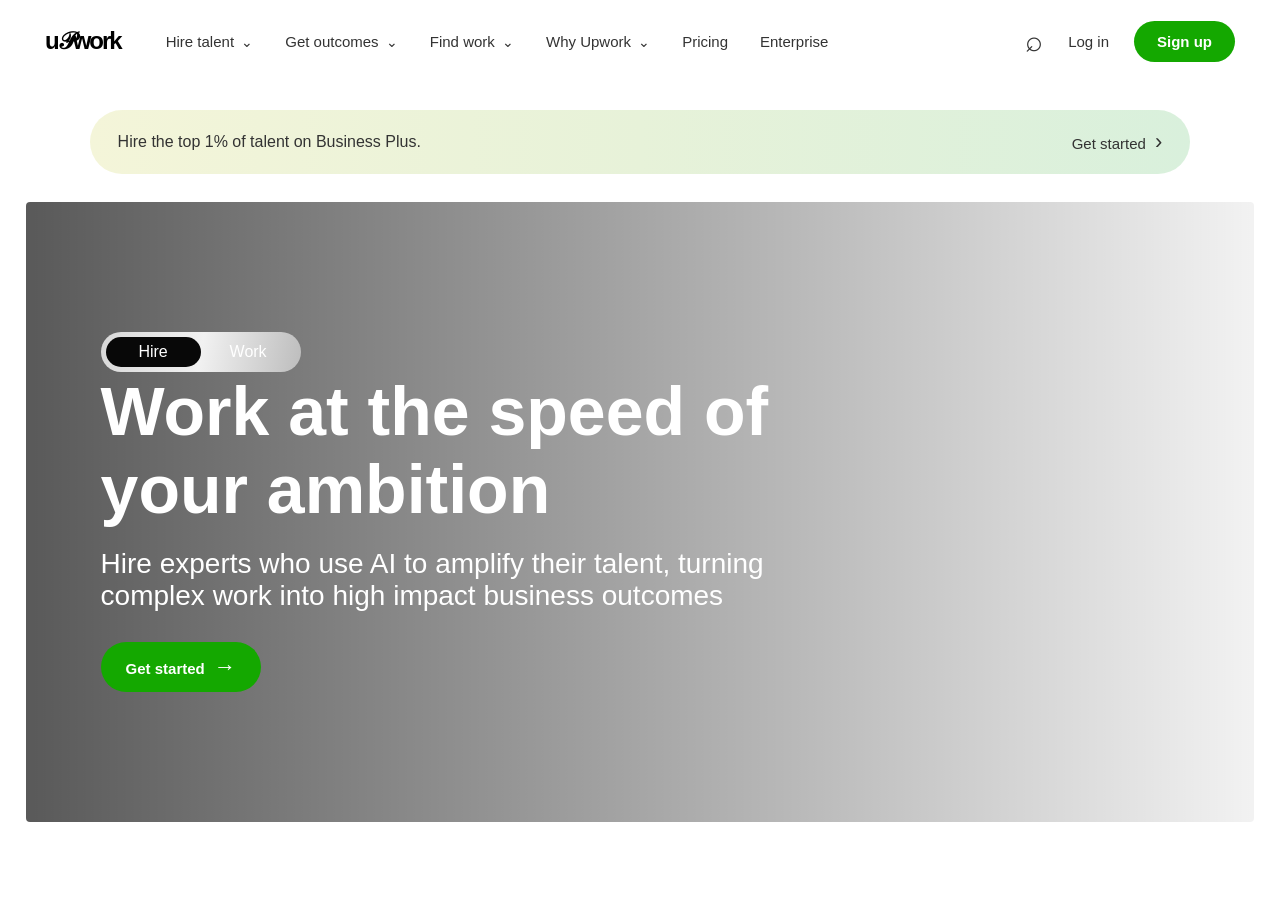
<file: index.html>
<!DOCTYPE html>
<html lang="en">
<head>
    <meta charset="UTF-8">
    <meta name="viewport" content="width=device-width, initial-scale=1.0">
    <title>Upwork</title>
    <link rel="stylesheet" href="style.css">
</head>
<body>
    <!-- grgrddd -->
    <nav class="navbar">

        <div class="logo">u𝒫work</div>

        <div class="nav-links">
            <a href="#">Hire talent <span>⌄</span></a>
            <a href="#">Get outcomes <span>⌄</span></a>
            <a href="#">Find work <span>⌄</span></a>
            <a href="#">Why Upwork <span>⌄</span></a>
            <a href="#">Pricing</a>
            <a href="#">Enterprise</a>
        </div>

        <div class="nav-right">
            <span class="search-icon">⌕</span>
            <a href="#" class="login">Log in</a>
            <button class="signup">Sign up</button>
        </div>

    </nav>

    <div class="green-banner">
        <p>Hire the top 1% of talent on Business Plus.</p>
        <a href="#">Get started <span>›</span></a>
    </div>
  <section class="hero">

    <video class="hero-video" autoplay muted loop playsinline>
        <source src="video.mp4" type="video/mp4">
        Your browser does not support the video tag.
    </video>

    <div class="hero-overlay"></div>

    <div class="hero-content">

        <div class="toggle-container">
            <button class="toggle-btn active">Hire</button>
            <button class="toggle-btn">Work</button>
        </div>

        <h1>
            Work at the speed of
            <br>
            your ambition
        </h1>

        <p>
            Hire experts who use AI to amplify their talent,
            turning complex work into high impact business outcomes
        </p>

        <a href="#" class="get-started">
            Get started
            <span>→</span>
        </a>

    </div>

</section>
       
</body>
</html>
</file>
<file: style.css>
*{
    margin: 0;
    padding: 0;
    box-sizing: border-box;
}
body {
    font-family: Arial, sans-serif;
    background-color: white;
}

.navbar {
    height: 82px;
    display: flex;
    align-items: center;
    padding: 0 45px;
    gap: 45px;
    background-color: white;
}

.logo {
    font-size: 24px;
    font-weight: bold;
    color: #000000;
    letter-spacing: -2px;
}

.nav-links {
    display: flex;
    align-items: center;
    gap: 32px;
    flex: 1;
}

.nav-links a{
    text-decoration: none;
    color: #333;
    font-size: 15px;
}
.nav-right a {
    text-decoration: none;
    color: #333;
    font-size: 15px;
}

.nav-links span {
    font-size: 14px;
    margin-left: 3px;
}

.nav-right {
    display: flex;
    align-items: center;
    gap: 25px;
}

.search-icon {
    font-size: 30px;
    color: #333;
    
}

.login {
    white-space: nowrap;
}

.signup {
    border: none;
    background-color: #14a800;
    color: white;
    padding: 12px 23px;
    border-radius: 25px;
    font-size: 15px;
    font-weight: bold;
    cursor: pointer;
}

.green-banner {
    margin: 28px 7%;
    height: 64px;
    border-radius: 35px;
    background: linear-gradient(
        90deg,
        #f4f5d9,
        #e7f2d9,
        #d9f0dc
    );

    display: flex;
    align-items: center;
    justify-content: space-between;
    padding: 0 28px;
}
/* grrggrrcthcfhcf */
.green-banner p {
    font-size: 16px;
    color: #333;
}

.green-banner a {
    text-decoration: none;
    color: #333;
    font-size: 15px;
    font-weight: 500;
}

.green-banner a span {
    font-size: 22px;
    margin-left: 5px;
}
.hero {
    width: 96%;
    min-height: 620px;
    margin: 10px auto;
    position: relative;
    display: flex;
    align-items: center;
    overflow: hidden;
    border-radius: 4px;

}

.hero-video {
    position: absolute;
    width: 100%;
    height: 100%;
    object-fit: cover;
    object-position: center;
    z-index: 0;
}

.hero-overlay {
    position: absolute;
    inset: 0;
    background: linear-gradient(
        to right,
        rgba(0, 0, 0, 0.65),
        rgba(0, 0, 0, 0.05)
    );
    z-index: 1;
}

.hero-content {
    position: relative;
    z-index: 2;
    color: white;
    padding: 40px 75px;
    max-width: 900px;
}
.hero-content h1 {
    font-size: 68px;
    font-weight: bold;
    margin-bottom: 20px;
}
.hero-content p {
    font-size: 28px;
    margin-bottom: 30px;
}
.get-started {
    display: inline-block;
    padding: 12px 25px;
    background-color: #14a800;
    border-radius: 25px;
    font-size: 15px;
    font-weight: bold;
    cursor: pointer;
    text-decoration: none;
    color: white;
}

 .get-started:hover {
    background-color: #0e7a00;
 }
 .get-started:active {
    background-color: #0a5c00;      
 }
 .get-started:focus {
    outline: none;
    box-shadow: 0 0 0 3px rgba(20, 168, 0, 0.5);
 }
 .get-started span {
    font-size: 22px;
    margin-left: 5px;
 }
 .toggle-container {
    display: flex;
    align-items: center;
    width: 200px;
    height: 40px;
    padding: 5px;
    border-radius: 50px;
    background: linear-gradient(
        100deg,
        #d8d8d8,
        #f1f1f1,
        #bdbdbd
    );
}

.toggle-btn {
    flex: 1;
    height: 100%;
    border: none;
    border-radius: 50px;
    background: transparent;
    color: white;
    font-size: 16px;
    font-weight:medium;
    cursor: pointer;
}

.toggle-btn.active {
    background: #080808;
    color: white;
}
</file>
